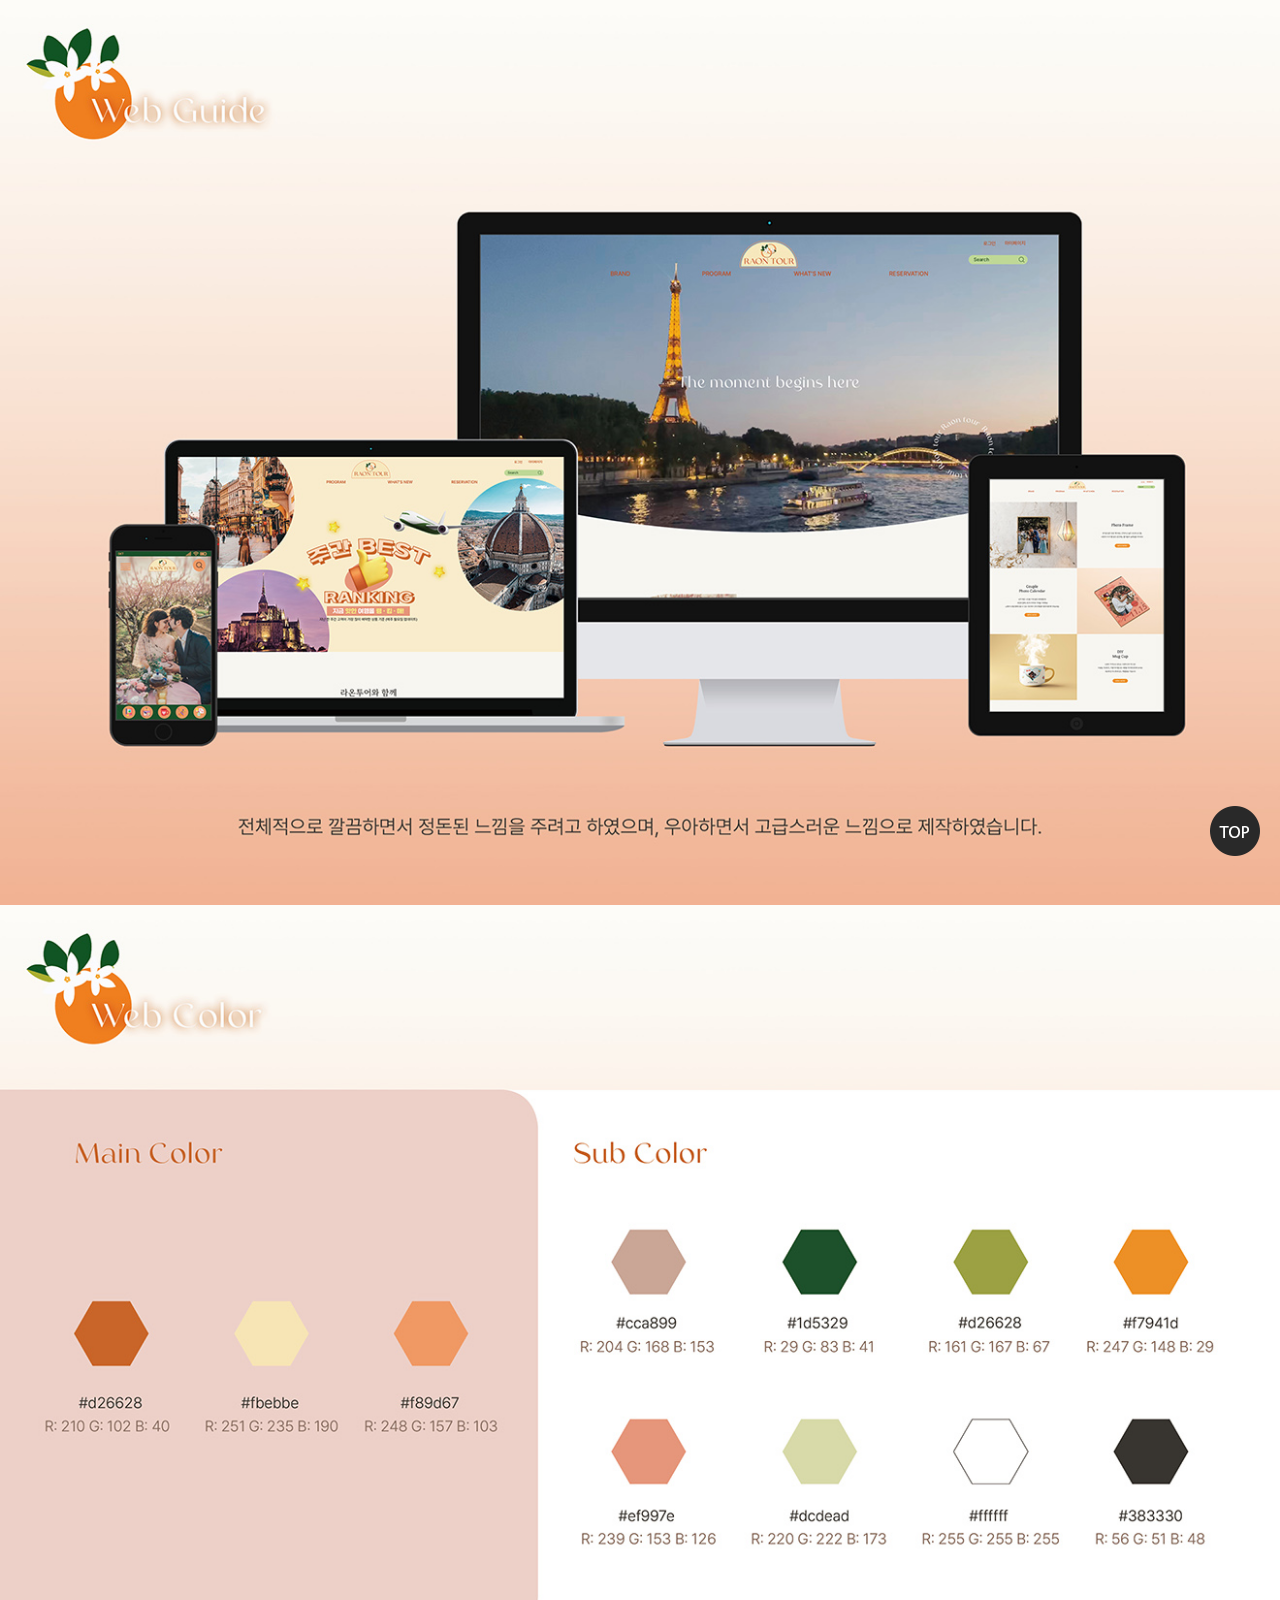
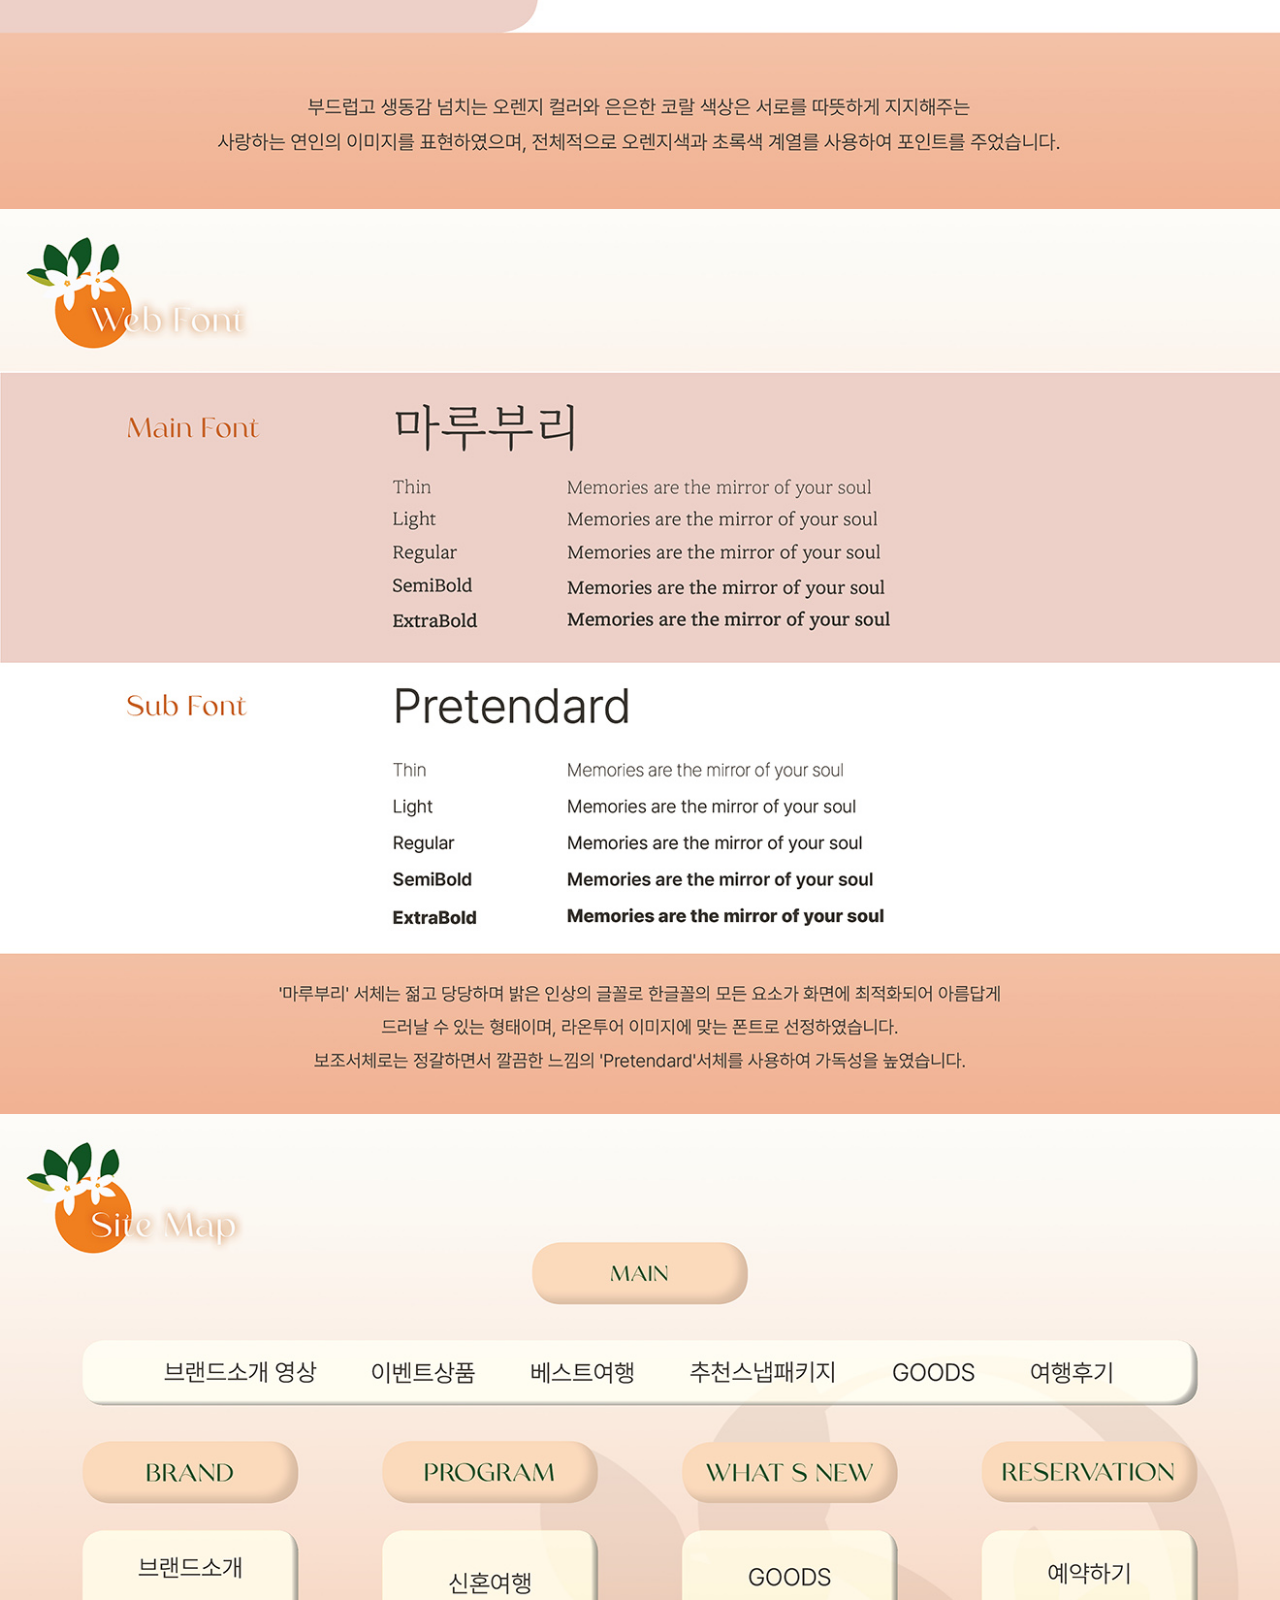
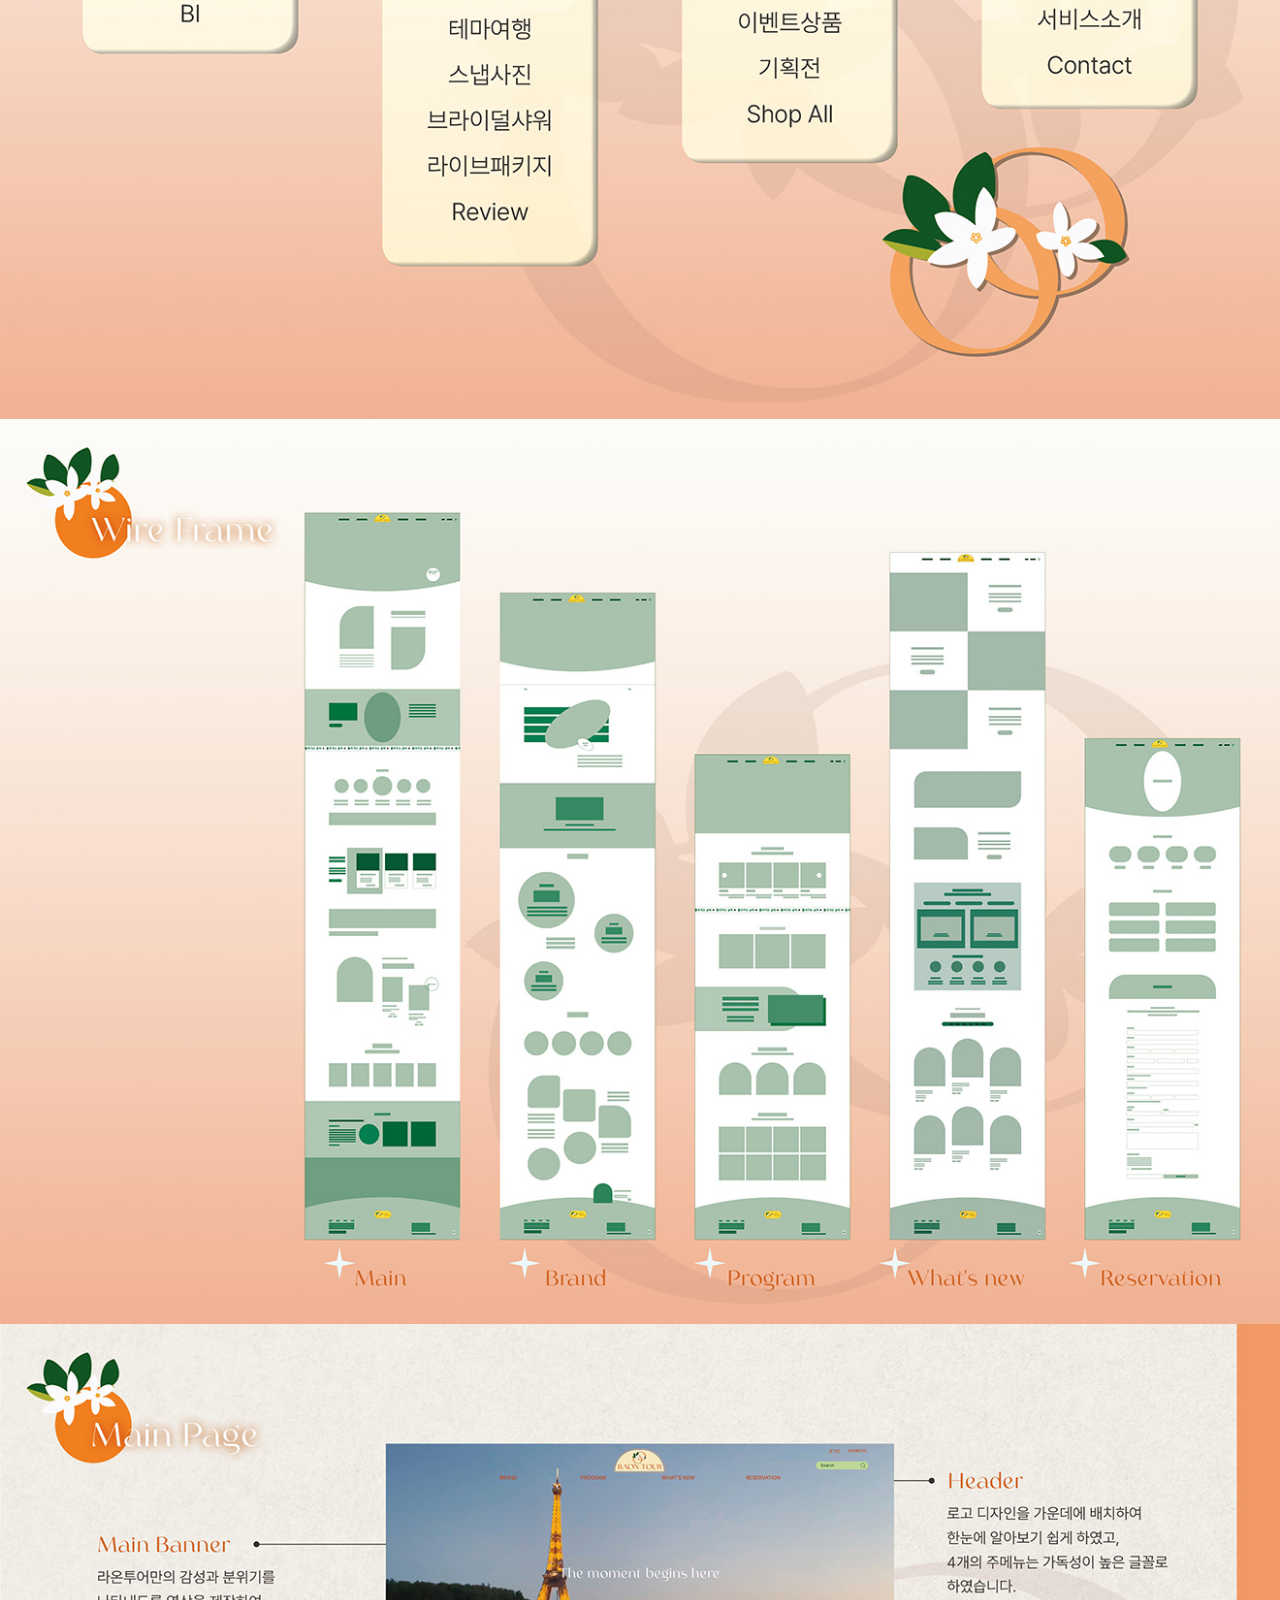
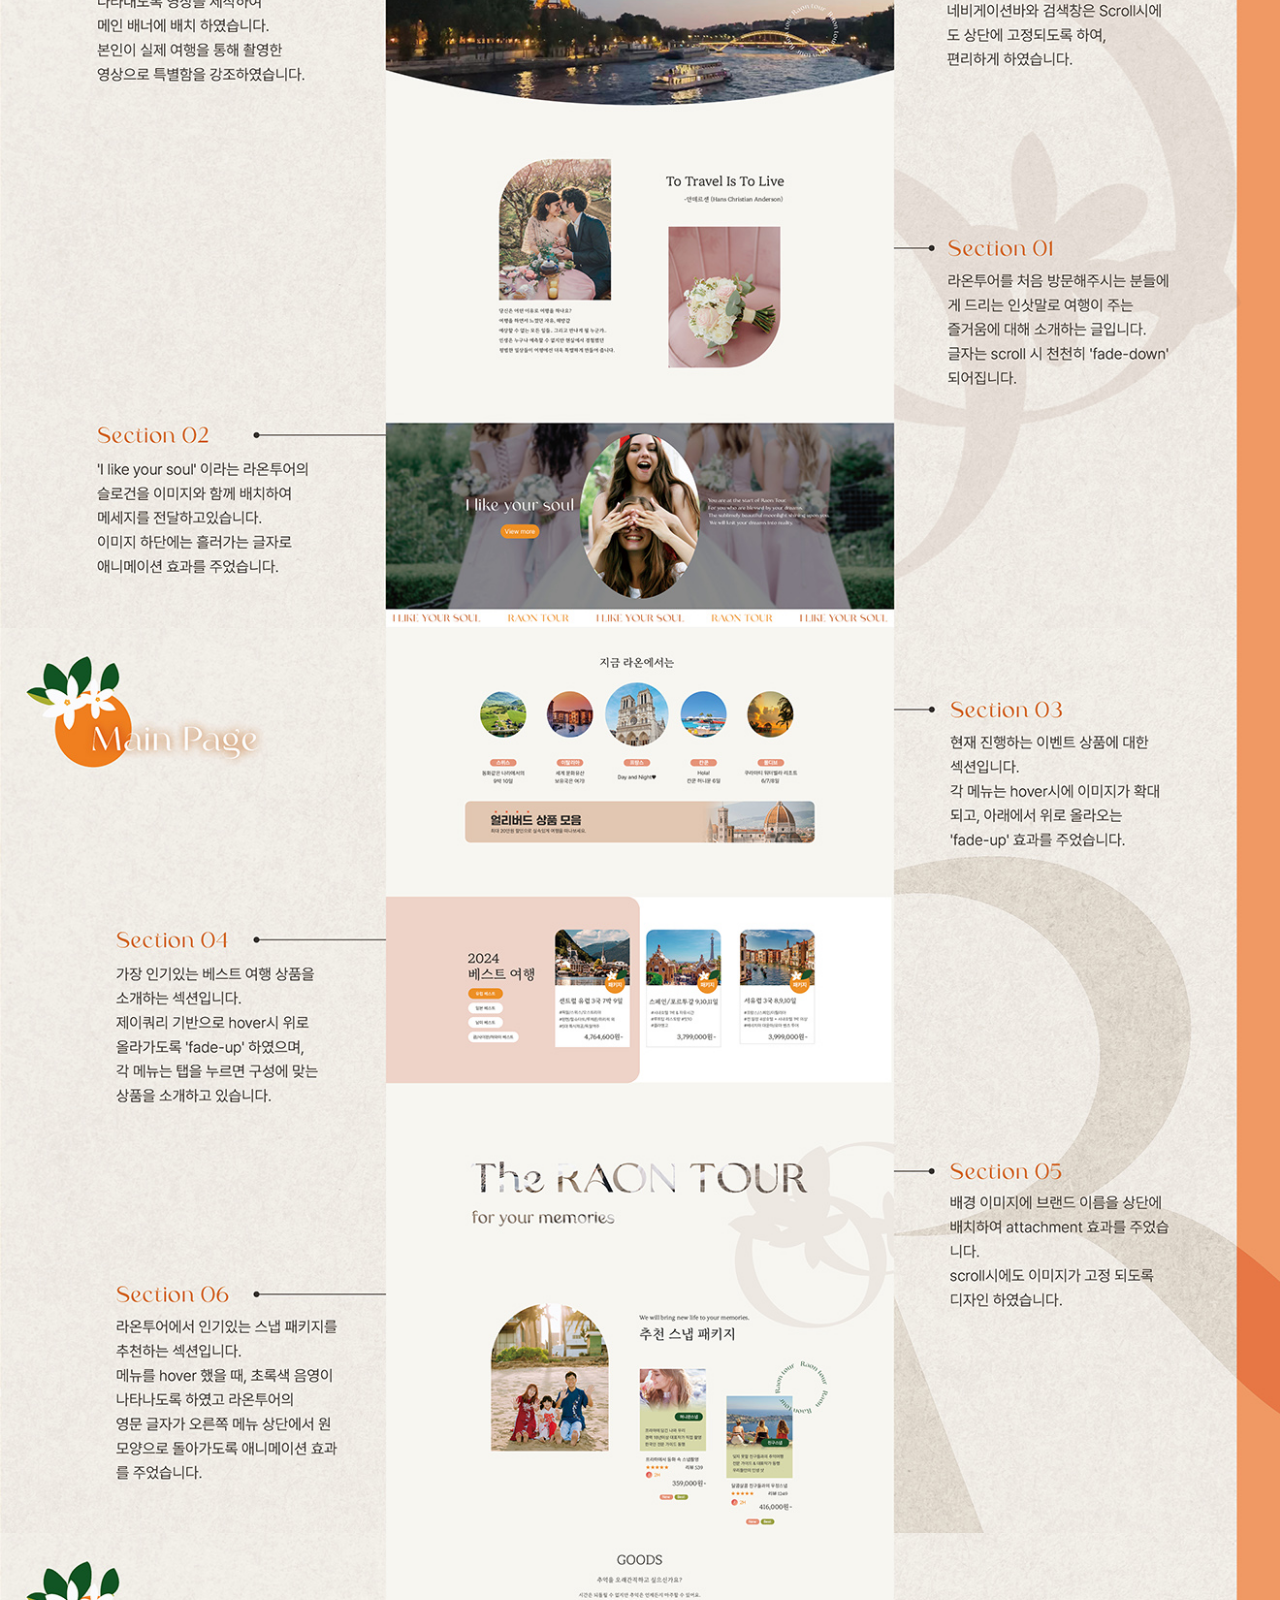
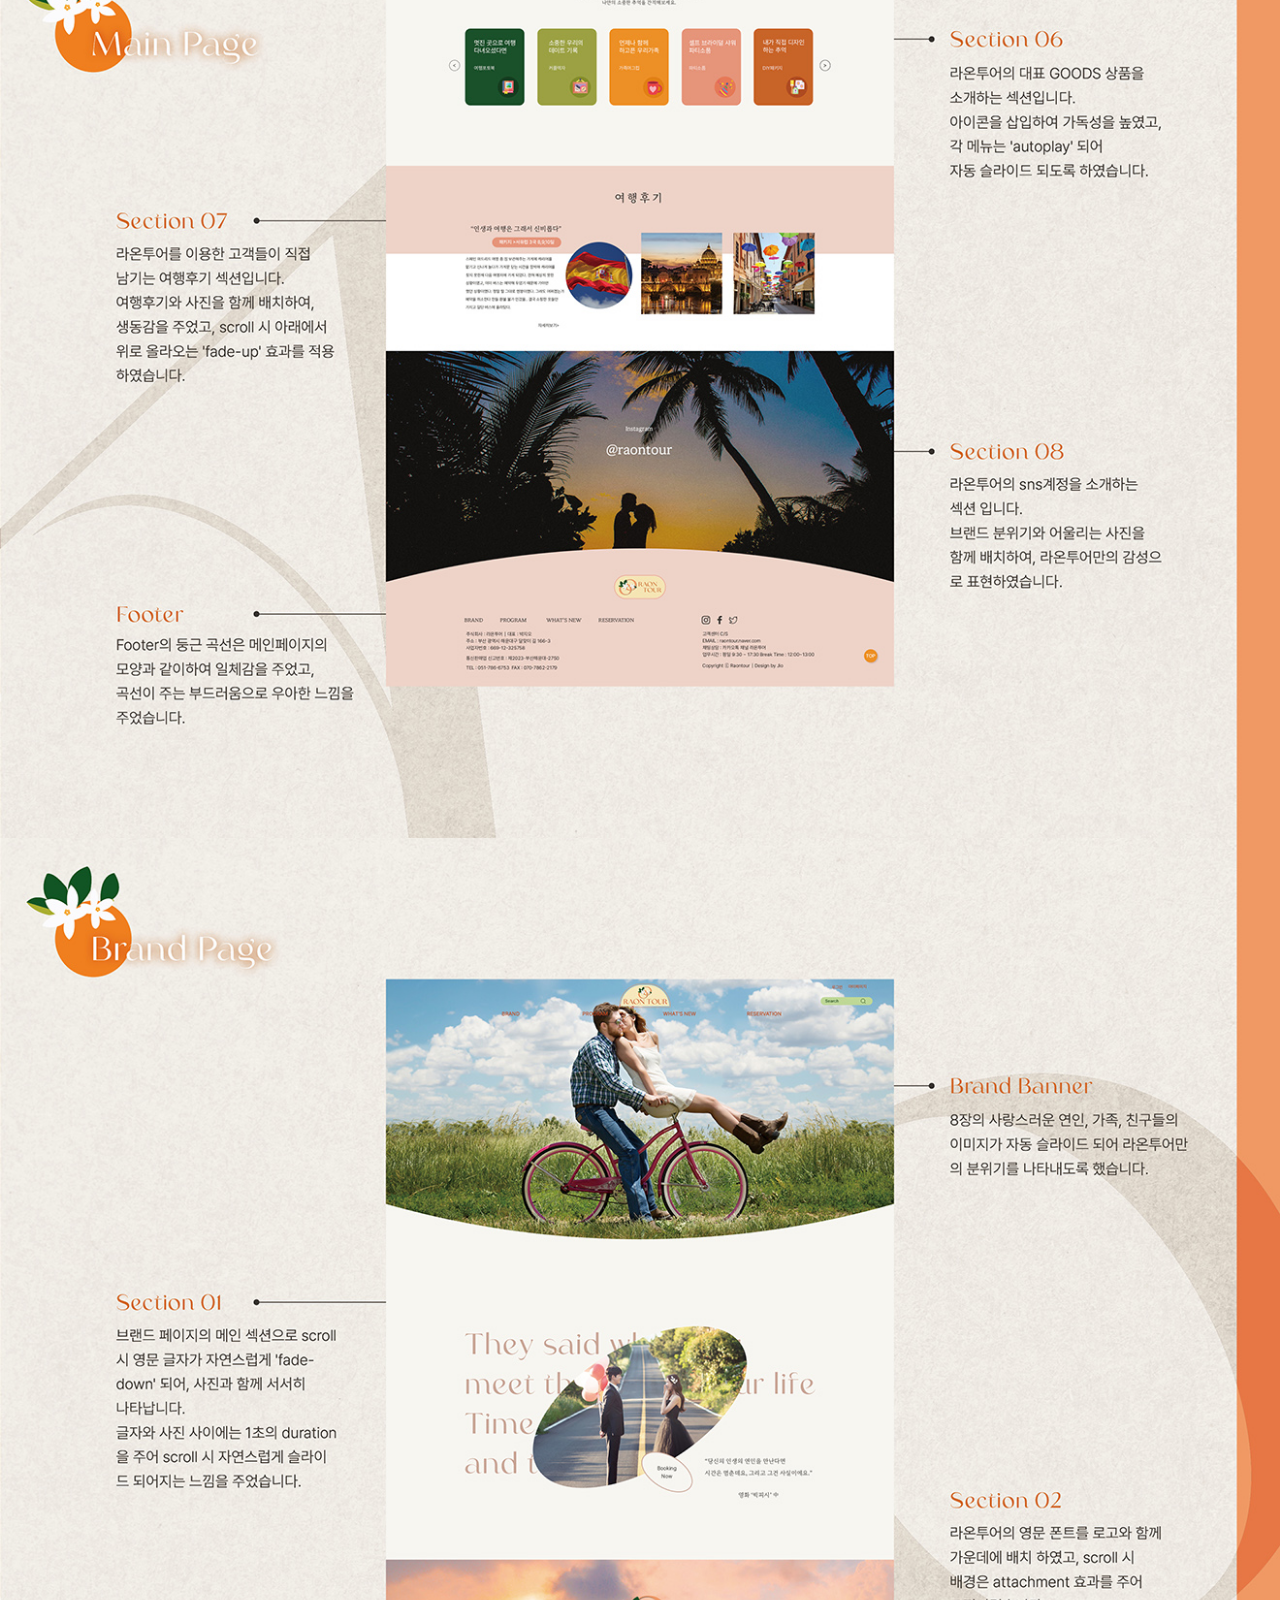
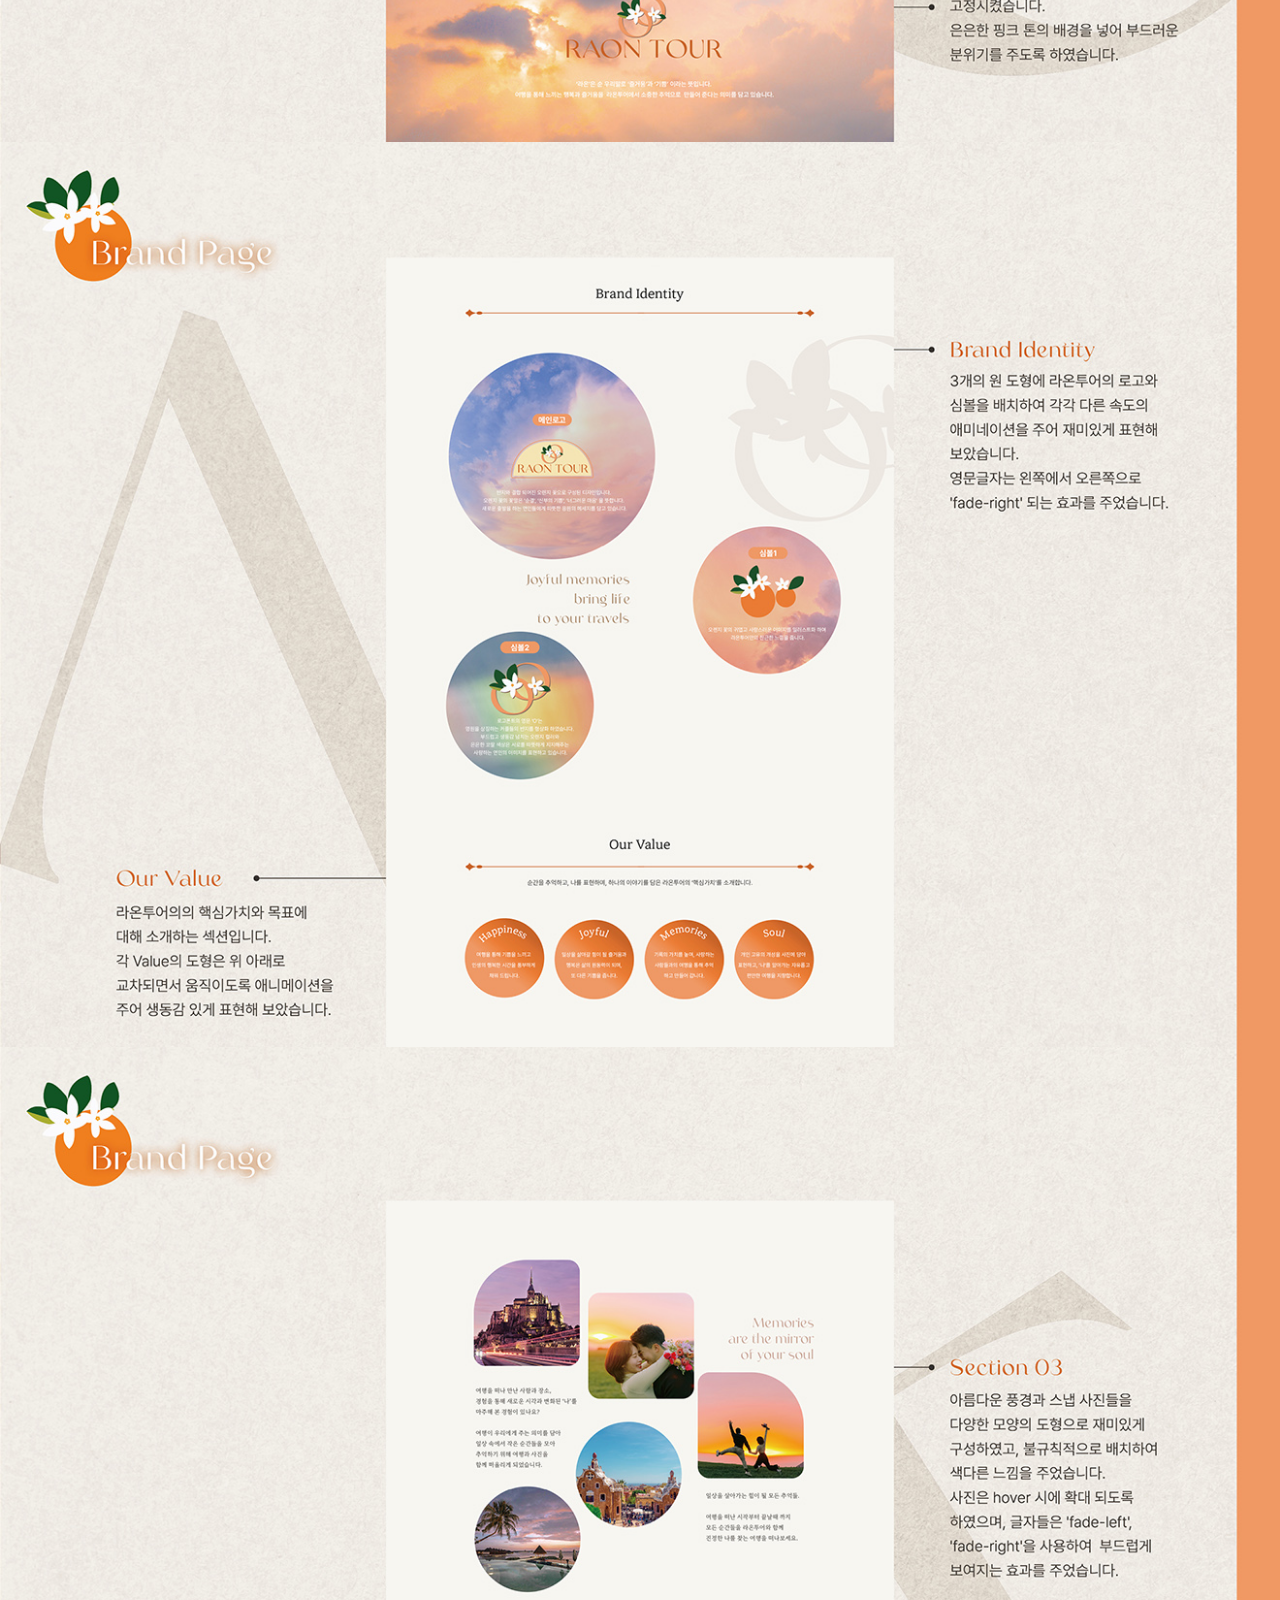
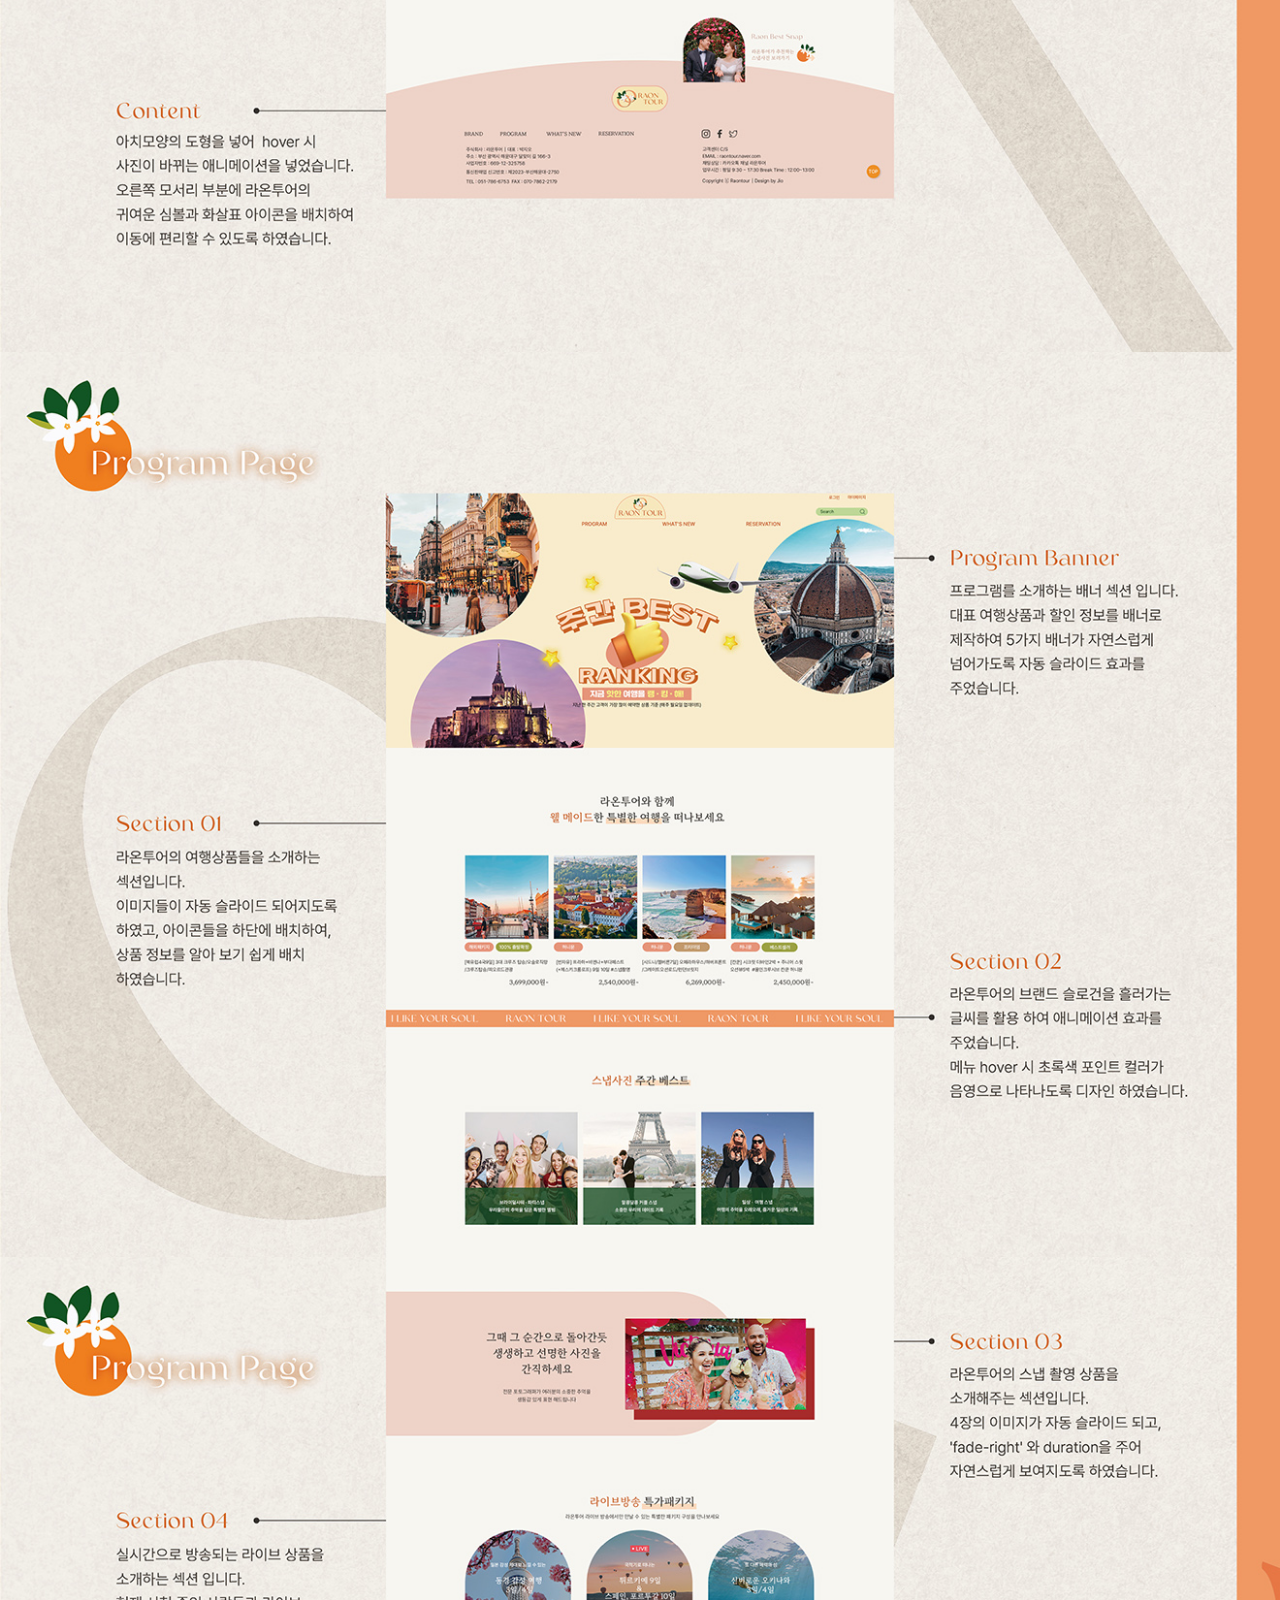
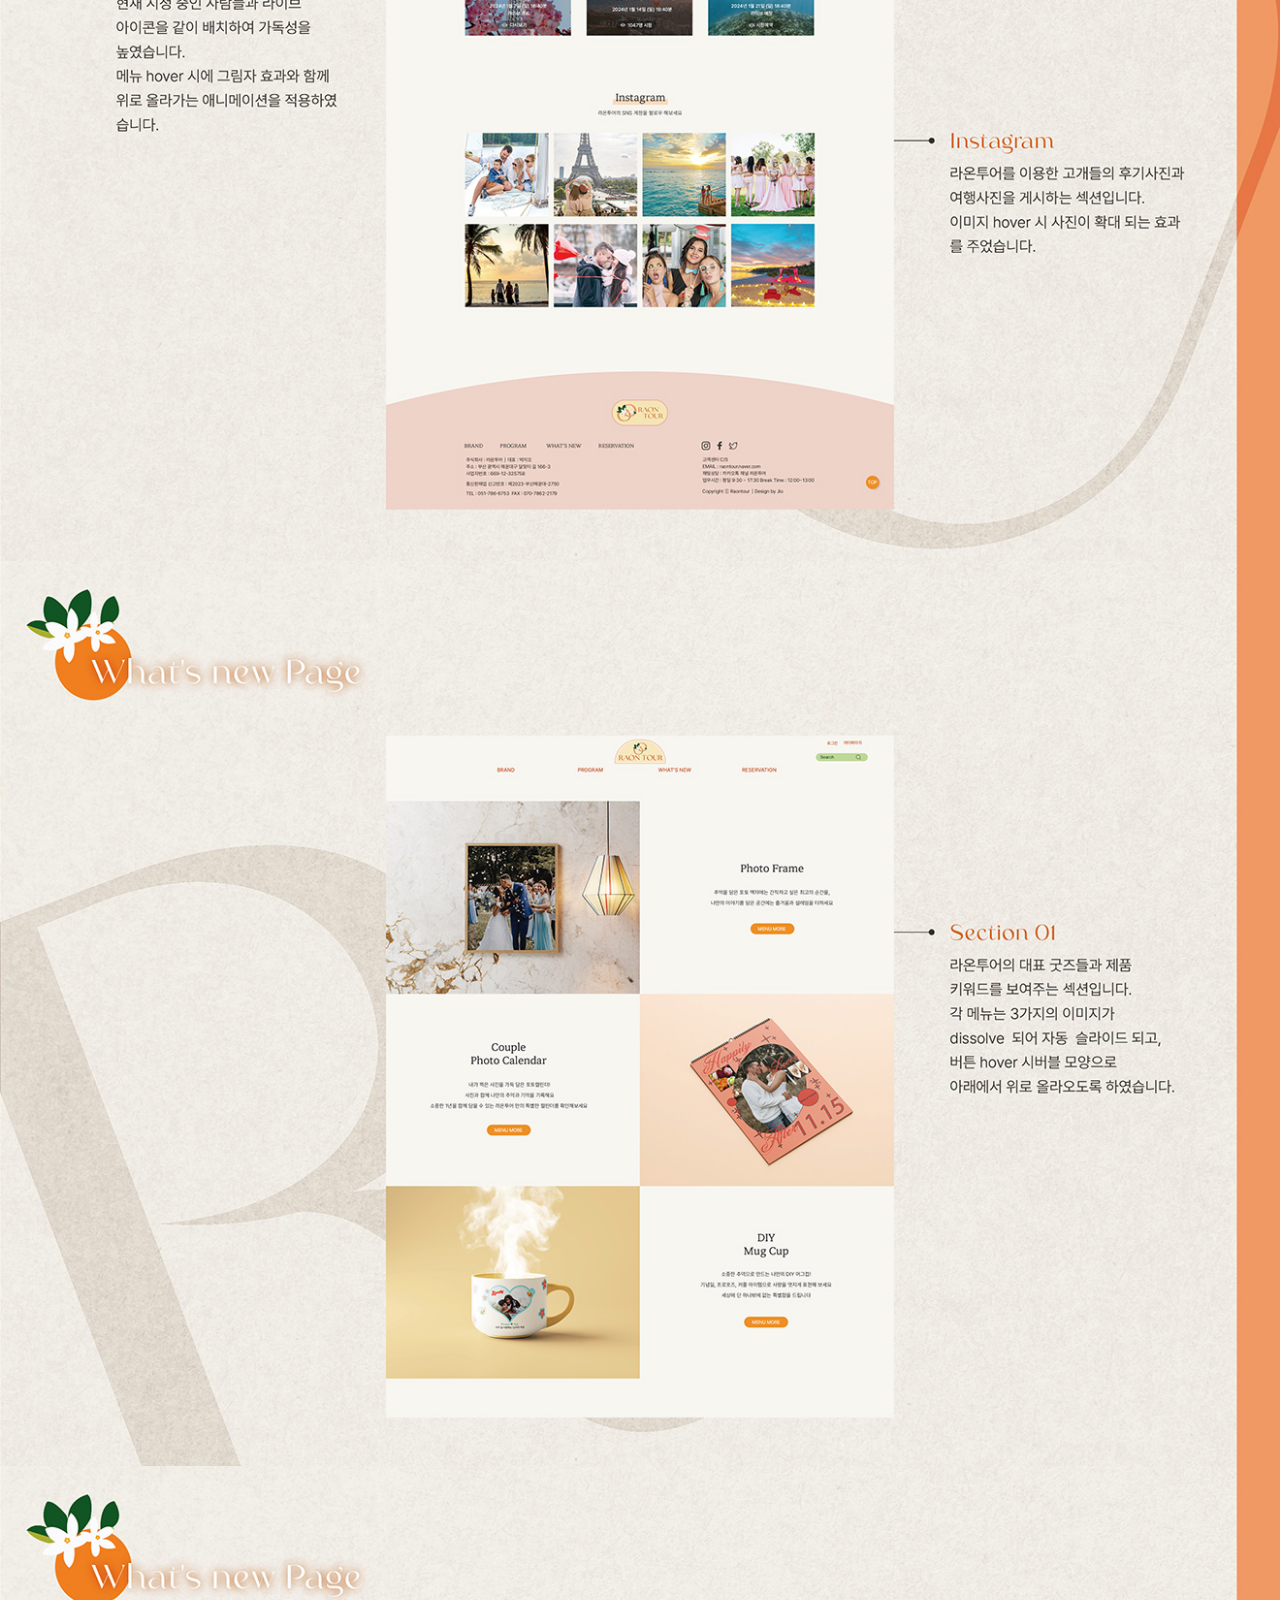
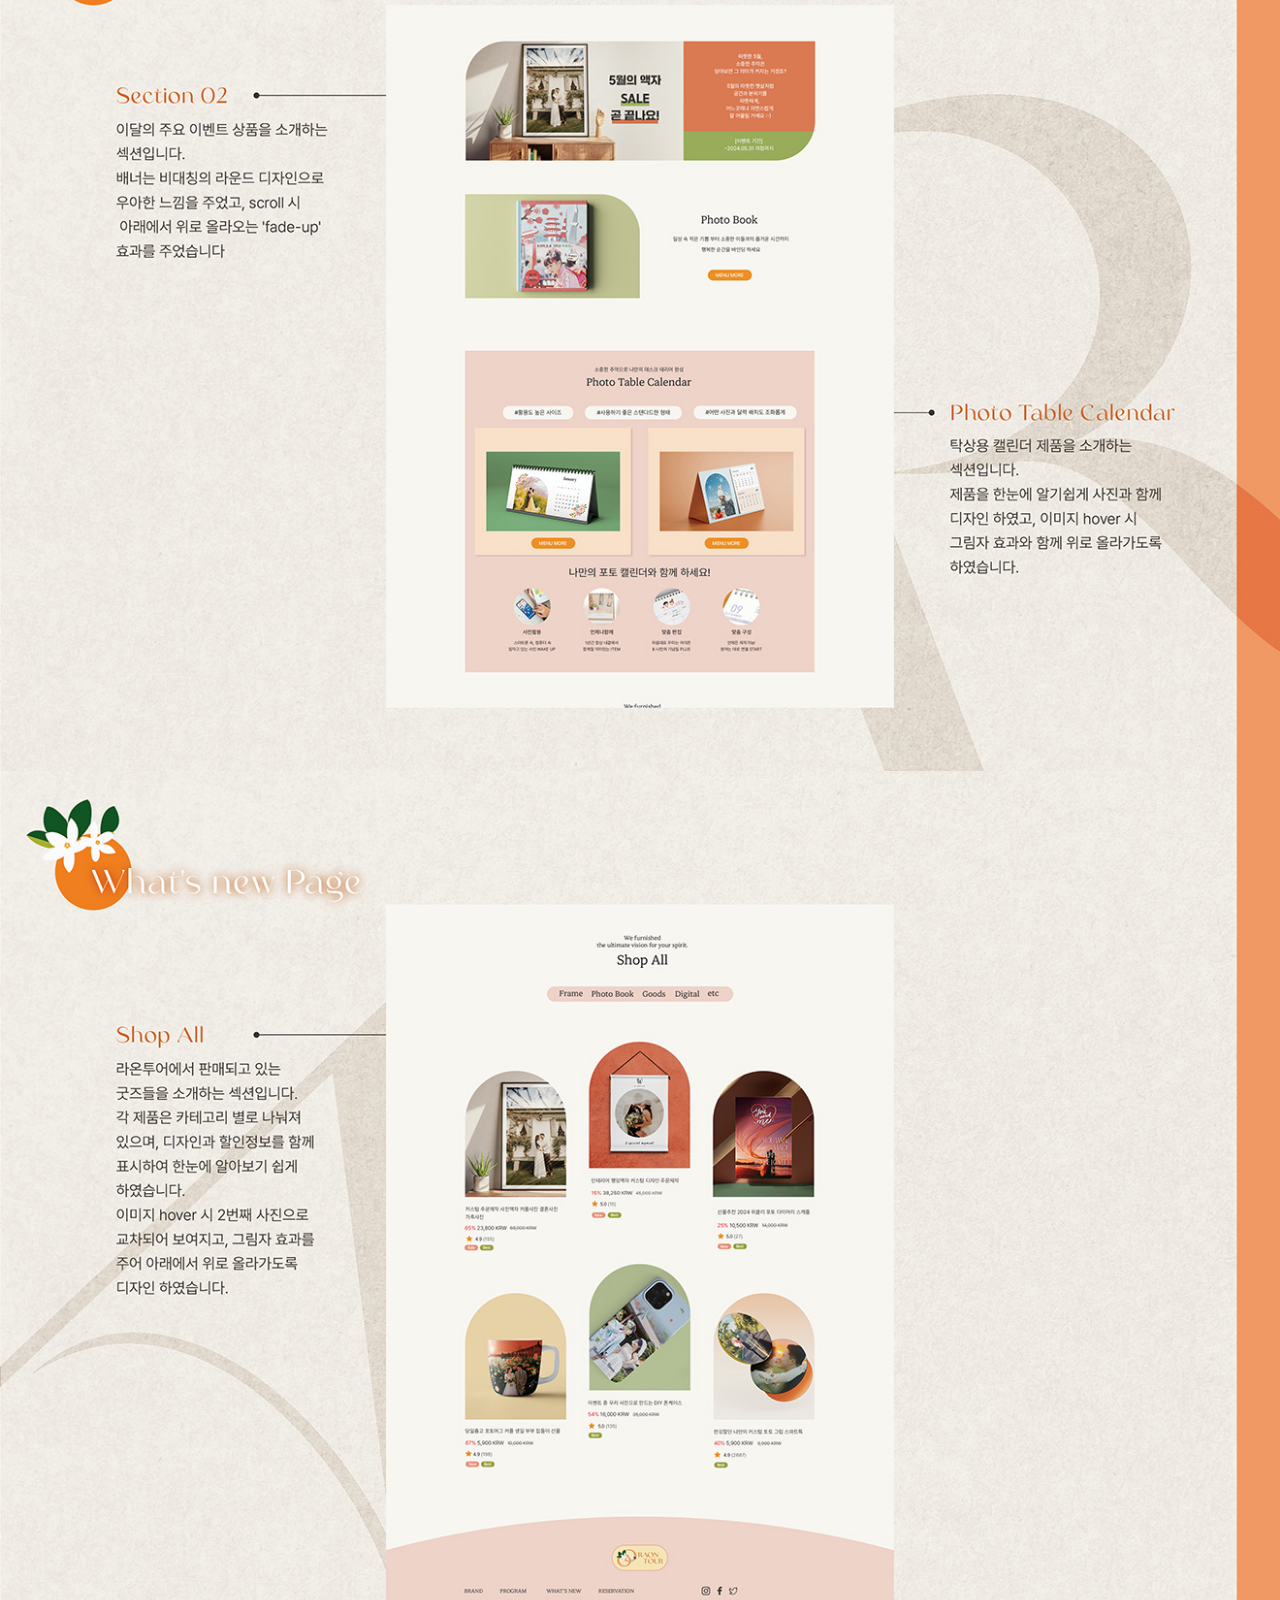
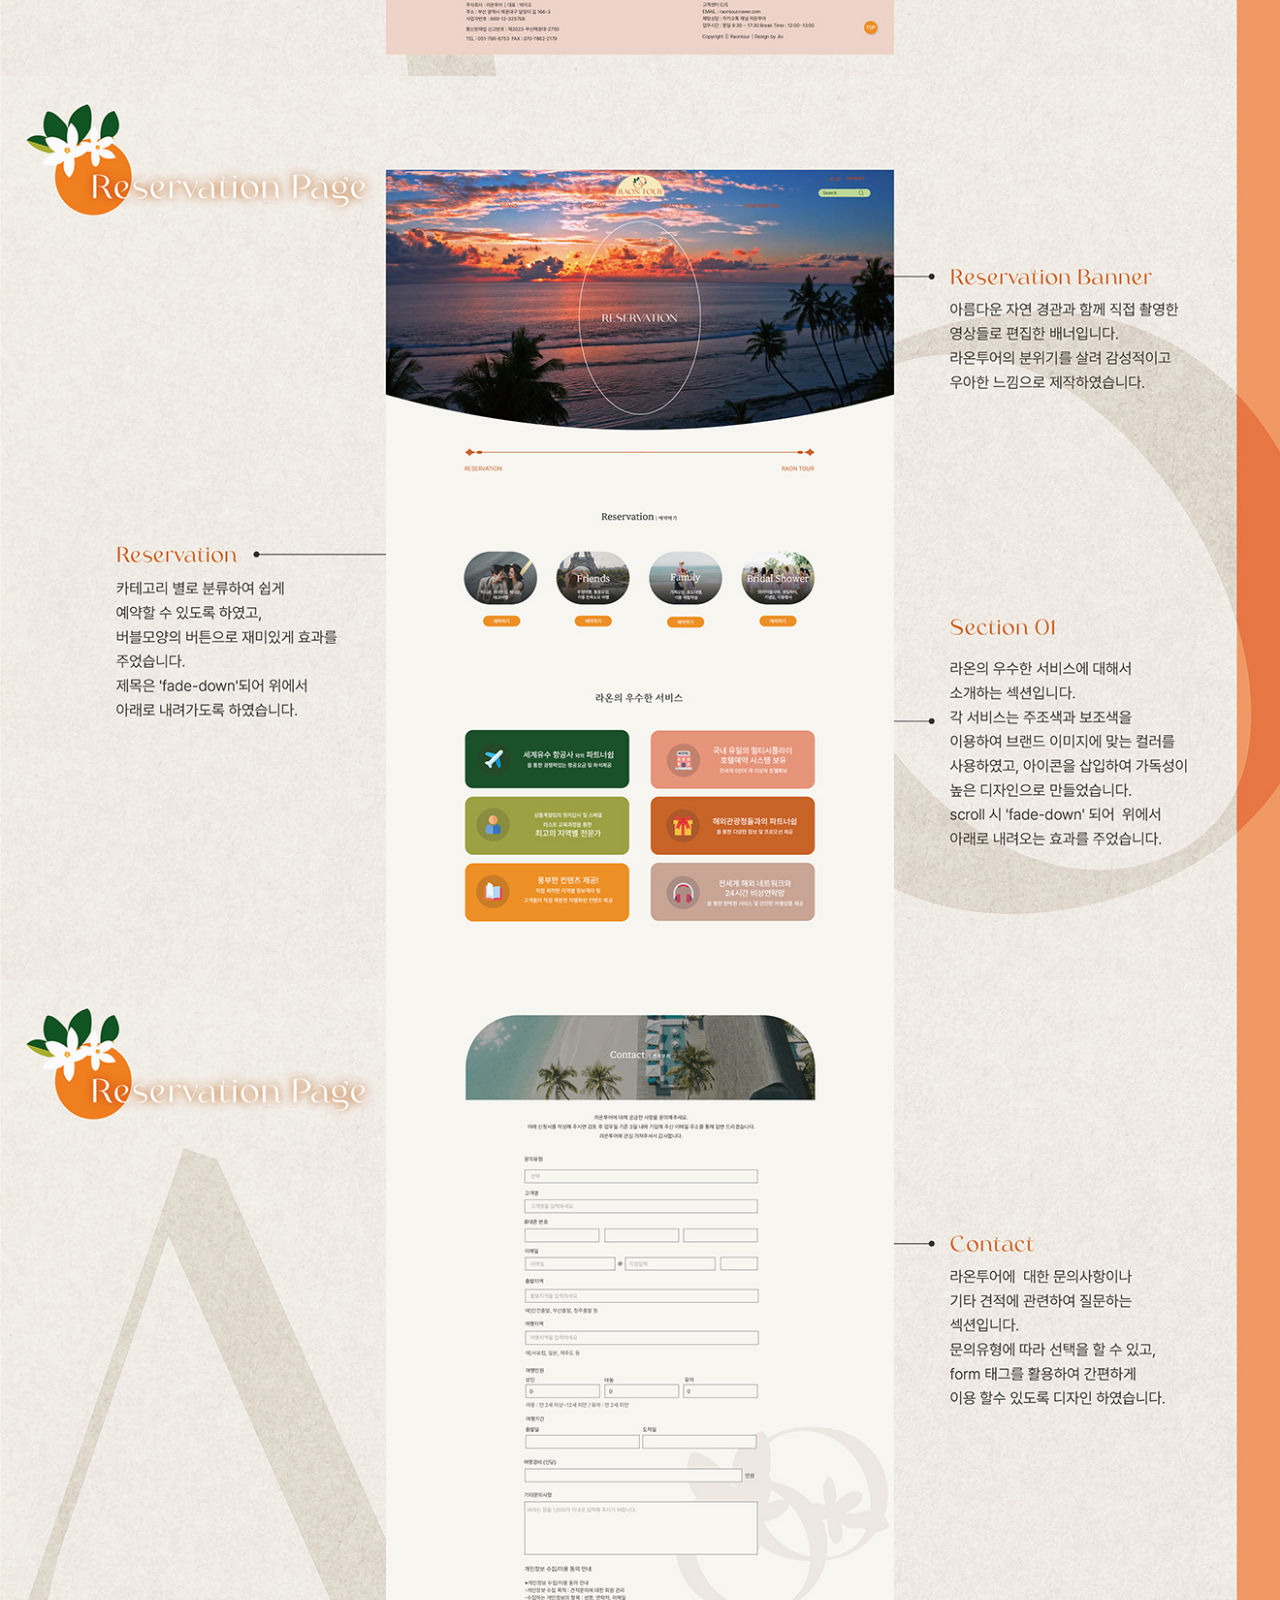
<file: web.html>
<!doctype html>
<html>

<head>
	<title>Web Guide</title>
	<meta charset="utf-8">
	<meta name="viewport" content="width=device-width, initial-scale=1">
	<meta http-equiv="X-UA-Compatible" content="IE=edge">
	<style>
		* {
			margin: 0;
			padding: 0;
		}

		a {
			text-decoration: none;
			color: #000;
		}

		.fixed_box {
			position: fixed;
			bottom: 40px;
			right: 30px;
			width: 40px;
		}

		#top {
			max-width: 1320px;
			margin: 0 auto;
		}

		#top img {
			width: 100%;
			display: block;
		}
	</style>
</head>

<body>
	<div id="top">
		<img src="images/32.jpg" class="guide1"><!--가이드 이미지 경로 지정하기-->
		<img src="images/33.jpg" class="guide1"><!--가이드 이미지 경로 지정하기-->
		<img src="images/34.jpg" class="guide1"><!--가이드 이미지 경로 지정하기-->
		<img src="images/35.jpg" class="guide1"><!--가이드 이미지 경로 지정하기-->
		<img src="images/36.jpg" class="guide1"><!--가이드 이미지 경로 지정하기-->
		<img src="images/37.jpg" class="guide1"><!--가이드 이미지 경로 지정하기-->
		<img src="images/38.jpg" class="guide1"><!--가이드 이미지 경로 지정하기-->
		<img src="images/39.jpg" class="guide1"><!--가이드 이미지 경로 지정하기-->
		<img src="images/40.jpg" class="guide1"><!--가이드 이미지 경로 지정하기-->
		<img src="images/41.jpg" class="guide1"><!--가이드 이미지 경로 지정하기-->
		<img src="images/42.jpg" class="guide1"><!--가이드 이미지 경로 지정하기-->
		<img src="images/43.jpg" class="guide1"><!--가이드 이미지 경로 지정하기-->
		<img src="images/44.jpg" class="guide1"><!--가이드 이미지 경로 지정하기-->
		<img src="images/45.jpg" class="guide1"><!--가이드 이미지 경로 지정하기-->
		<img src="images/46.jpg" class="guide1"><!--가이드 이미지 경로 지정하기-->
		<img src="images/47.jpg" class="guide1"><!--가이드 이미지 경로 지정하기-->
		<img src="images/48.jpg" class="guide1"><!--가이드 이미지 경로 지정하기-->
		<img src="images/49.jpg" class="guide1"><!--가이드 이미지 경로 지정하기-->
	</div>
	<div class="fixed_box">
		<a href="#top" class="top_btn"><!--href부분은 이미지를 감싼 div에 있는 id이름과 동일하게 설정.-->
			<img src="images/top.png" alt="top">
		</a>
	</div>



</body>

</html>
</file>
